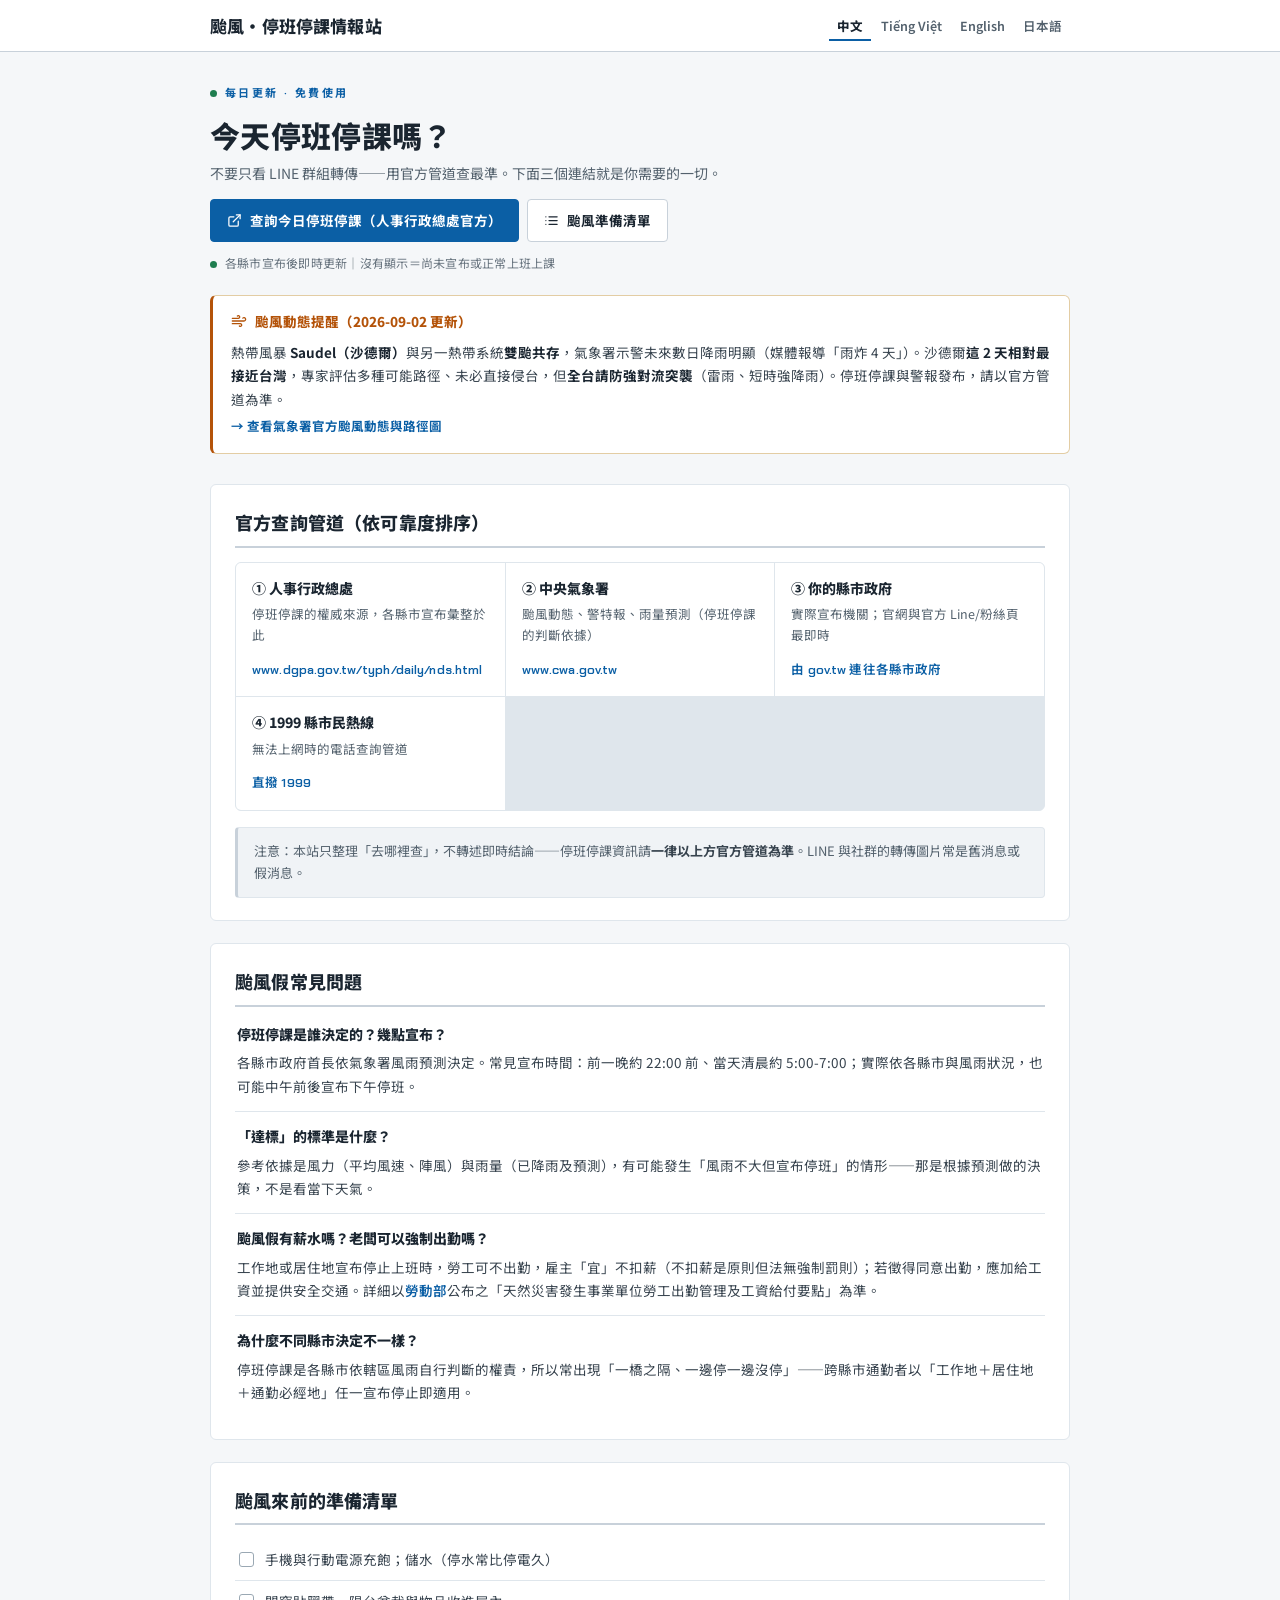
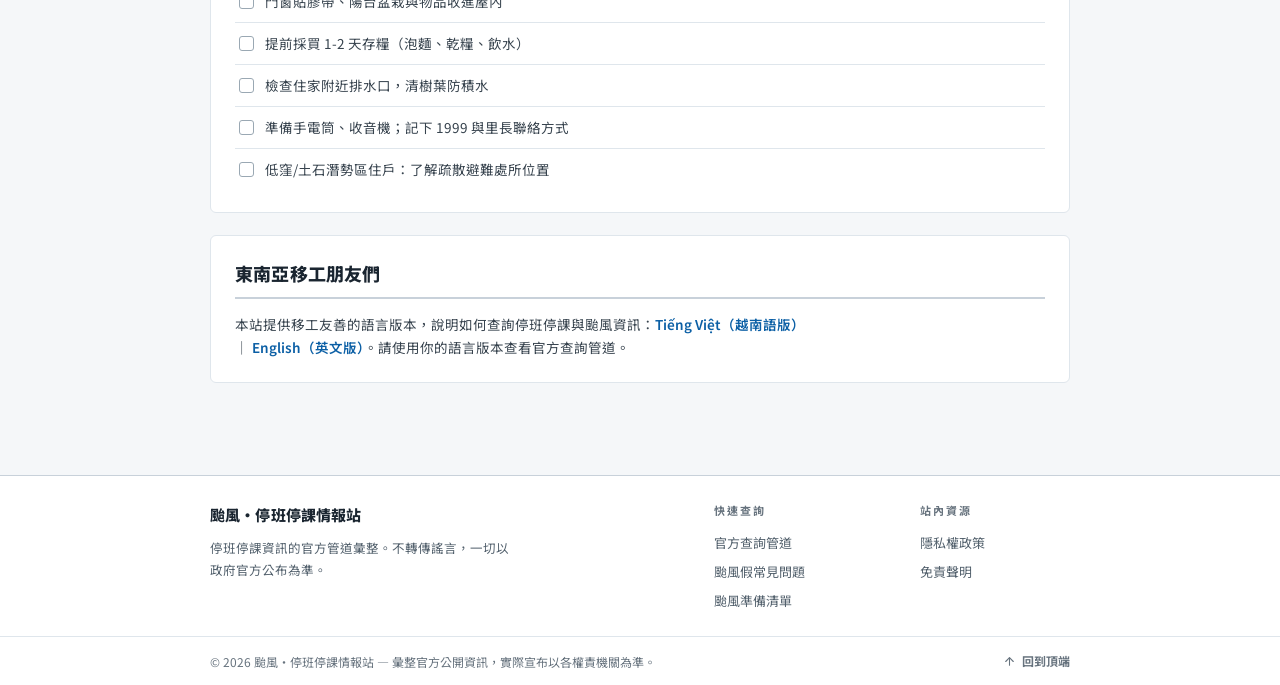
<file: index.html>
<!DOCTYPE html>
<html lang="zh-Hant">
<head>
<meta charset="UTF-8">
<meta name="viewport" content="width=device-width, initial-scale=1.0">
<title>今天停班停課嗎？颱風假查詢管道總整理【2026 颱風季】— 颱風・停班停課情報站</title>
<meta name="description" content="颱風假去哪查最準？人事行政總處官方停班停課頁、氣象署颱風動態、各縣市管道一次整理，附颱風假 QA（誰決定、幾點宣布、勞工出勤權益）與防災清單。資訊一律以官方為準。">
<meta name="keywords" content="停班停課, 颱風假, 今天停班停課嗎, 颱風 動態, 停班停課 查詢, 颱風假 勞工權益, 颱風 防災">
<meta name="robots" content="index, follow">
<meta name="google-site-verification" content="uClyHOqctJ-RXdAOLDhKgkXRgO4AR02X2c3ocd_wlfQ">
<link rel="canonical" href="https://yam4111887-gif.github.io/typhoon-info/">
<link rel="alternate" hreflang="zh-Hant" href="https://yam4111887-gif.github.io/typhoon-info/">
<link rel="alternate" hreflang="vi" href="https://yam4111887-gif.github.io/typhoon-info/vi/">
<link rel="alternate" hreflang="en" href="https://yam4111887-gif.github.io/typhoon-info/en/">
<link rel="alternate" hreflang="ja" href="https://yam4111887-gif.github.io/typhoon-info/ja/">
<meta property="og:type" content="website">
<meta property="og:site_name" content="颱風・停班停課情報站">
<meta property="og:title" content="今天停班停課嗎？官方查詢管道總整理">
<meta property="og:description" content="人事行政總處、氣象署、各縣市管道一次整理＋颱風假 QA。以官方公布為準。">
<link rel="stylesheet" href="style.css">
<meta name="theme-color" content="#f5f7f9">
<link rel="icon" href="favicon.svg" type="image/svg+xml">
<script type="application/ld+json">
{
  "@context": "https://schema.org",
  "@type": "FAQPage",
  "mainEntity": [
    { "@type": "Question", "name": "今天到底有沒有停班停課？去哪裡查最準？", "acceptedAnswer": { "@type": "Answer", "text": "最權威的來源是人事行政總處的天然災害停止上班及上課情形頁面，各地方政府宣布後會即時更新；電視與新聞 App 的跑馬燈常有延遲或誤傳，務必以官方頁面為準。" } },
    { "@type": "Question", "name": "颱風假是誰決定的？幾點會宣布？", "acceptedAnswer": { "@type": "Answer", "text": "停班停課由各縣市政府首長依據中央氣象署的風雨預測決定，通常在前一晚（約夜間 10 點前後）或當天清晨（約 5-7 點）宣布，實際時間依各縣市而定。" } },
    { "@type": "Question", "name": "颱風假有薪水嗎？勞工出勤的規定是什麼？", "acceptedAnswer": { "@type": "Answer", "text": "「天然災害停止上班」適用於勞工的原則是：工作地、居住地或上下班必經地宣布停止上班時，勞工可以不出勤，雇主宜不扣薪；若雇主徵得勞工同意出勤，應加給工資並提供交通工具或津貼。詳細規範以勞動部「天然災害發生事業單位勞工出勤管理及工資給付要點」為準。" } }
  ]
}
</script>
</head>
<body>
<a class="skip-link" href="#main-content">跳到主要內容</a>
<header class="site-header">
  <div class="nav-inner">
    <a class="logo" href="index.html"><span class="mark"><svg width="19" height="19" viewBox="0 0 24 24" fill="none" stroke="currentColor" stroke-width="1.9" stroke-linecap="round" stroke-linejoin="round" aria-hidden="true"><path d="M12 12a2.6 2.6 0 1 0 2.6 2.6A5.6 5.6 0 1 1 9 9a8.6 8.6 0 1 0 8.6 8.6"/></svg></span>颱風・停班停課情報站</a>
    <nav class="lang-switch">
      <a class="on" href="index.html">中文</a>
      <a href="vi/">Tiếng Việt</a>
      <a href="en/">English</a>
      <a href="ja/">日本語</a>
    </nav>
  </div>
</header>

<section id="hero">
  <p class="hero-eyebrow"><span class="dot"></span>每日更新 · 免費使用</p>
  <h1>今天停班停課嗎？</h1>
  <p class="hero-sub">不要只看 LINE 群組轉傳——用官方管道查最準。下面三個連結就是你需要的一切。</p>
  <div class="hero-cta">
  <a class="btn-cta primary" href="https://www.dgpa.gov.tw/typh/daily/nds.html" target="_blank" rel="noopener"><svg width="16" height="16" viewBox="0 0 24 24" fill="none" stroke="currentColor" stroke-width="2" stroke-linecap="round" stroke-linejoin="round" aria-hidden="true"><path d="M15 3h6v6"/><path d="M10 14 21 3"/><path d="M18 13v6a2 2 0 0 1-2 2H5a2 2 0 0 1-2-2V8a2 2 0 0 1 2-2h6"/></svg> 查詢今日停班停課（人事行政總處官方）</a>
  <a class="btn-cta ghost" href="#prep"><svg width="16" height="16" viewBox="0 0 24 24" fill="none" stroke="currentColor" stroke-width="2" stroke-linecap="round" stroke-linejoin="round" aria-hidden="true"><path d="M8 6h13M8 12h13M8 18h13"/><path d="M3 6h.01M3 12h.01M3 18h.01"/></svg> 颱風準備清單</a>
</div>
<span class="btn-note">各縣市宣布後即時更新｜沒有顯示＝尚未宣布或正常上班上課</span>
  <div class="alert-card">
  <span class="ac-head"><svg width="17" height="17" viewBox="0 0 24 24" fill="none" stroke="currentColor" stroke-width="2" stroke-linecap="round" stroke-linejoin="round" aria-hidden="true"><path d="M17.7 7.7a2.5 2.5 0 1 1 1.8 4.3H2"/><path d="M9.6 4.6A2 2 0 1 1 11 8H2"/><path d="M12.6 19.4A2 2 0 1 0 14 16H2"/></svg> 颱風動態提醒（2026-09-02 更新）</span>
  <p>熱帶風暴 <strong>Saudel（沙德爾）</strong>與另一熱帶系統<strong>雙颱共存</strong>，氣象署示警未來數日降雨明顯（媒體報導「雨炸 4 天」）。沙德爾<strong>這 2 天相對最接近台灣</strong>，專家評估多種可能路徑、未必直接侵台，但<strong>全台請防強對流突襲</strong>（雷雨、短時強降雨）。停班停課與警報發布，請以官方管道為準。</p>
    <a href="https://www.cwa.gov.tw/C/E/TY/TY.html" target="_blank" rel="noopener">→ 查看氣象署官方颱風動態與路徑圖</a>
  </div>
</section>

<main id="main-content">
  <section class="card" id="official">
    <h2><span class="h2i" aria-hidden="true"><svg width="19" height="19" viewBox="0 0 24 24" fill="none" stroke="currentColor" stroke-width="1.9" stroke-linecap="round" stroke-linejoin="round" aria-hidden="true"><path d="M4.9 19.1a10 10 0 0 1 0-14.2M7.8 16.2a6 6 0 0 1 0-8.4M16.2 7.8a6 6 0 0 1 0 8.4M19.1 4.9a10 10 0 0 1 0 14.2"/><circle cx="12" cy="12" r="2"/></svg></span>官方查詢管道（依可靠度排序）</h2>
    <div class="channel-grid">
      <div class="channel">
        <h3>① 人事行政總處</h3>
        <p>停班停課的權威來源，各縣市宣布彙整於此</p>
        <a href="https://www.dgpa.gov.tw/typh/daily/nds.html" target="_blank" rel="noopener">www.dgpa.gov.tw/typh/daily/nds.html</a>
      </div>
      <div class="channel">
        <h3>② 中央氣象署</h3>
        <p>颱風動態、警特報、雨量預測（停班停課的判斷依據）</p>
        <a href="https://www.cwa.gov.tw/C/E/index.html" target="_blank" rel="noopener">www.cwa.gov.tw</a>
      </div>
      <div class="channel">
        <h3>③ 你的縣市政府</h3>
        <p>實際宣布機關；官網與官方 Line/粉絲頁最即時</p>
        <a href="https://www.gov.tw" target="_blank" rel="noopener">由 gov.tw 連往各縣市政府</a>
      </div>
      <div class="channel">
        <h3>④ 1999 縣市民熱線</h3>
        <p>無法上網時的電話查詢管道</p>
        <a href="tel:1999">直撥 1999</a>
      </div>
    </div>
    <div class="notice">注意：本站只整理「去哪裡查」，不轉述即時結論——停班停課資訊請<strong>一律以上方官方管道為準</strong>。LINE 與社群的轉傳圖片常是舊消息或假消息。</div>
  </section>

  <section class="card" id="faq">
    <h2><span class="h2i" aria-hidden="true"><svg width="19" height="19" viewBox="0 0 24 24" fill="none" stroke="currentColor" stroke-width="1.9" stroke-linecap="round" stroke-linejoin="round" aria-hidden="true"><circle cx="12" cy="12" r="9"/><path d="M9.3 9a3 3 0 0 1 5.5 1c0 2-2.8 2.3-2.8 4M12 17.4h.01"/></svg></span>颱風假常見問題</h2>
    <div class="faq-item">
      <h3>停班停課是誰決定的？幾點宣布？</h3>
      <p>各縣市政府首長依氣象署風雨預測決定。常見宣布時間：前一晚約 22:00 前、當天清晨約 5:00-7:00；實際依各縣市與風雨狀況，也可能中午前後宣布下午停班。</p>
</div>
    <div class="faq-item">
      <h3>「達標」的標準是什麼？</h3>
      <p>參考依據是風力（平均風速、陣風）與雨量（已降雨及預測），有可能發生「風雨不大但宣布停班」的情形——那是根據預測做的決策，不是看當下天氣。</p>
    </div>
    <div class="faq-item">
      <h3>颱風假有薪水嗎？老闆可以強制出勤嗎？</h3>
      <p>工作地或居住地宣布停止上班時，勞工可不出勤，雇主「宜」不扣薪（不扣薪是原則但法無強制罰則）；若徵得同意出勤，應加給工資並提供安全交通。詳細以<a href="https://www.mol.gov.tw" target="_blank" rel="noopener">勞動部</a>公布之「天然災害發生事業單位勞工出勤管理及工資給付要點」為準。</p>
    </div>
    <div class="faq-item">
      <h3>為什麼不同縣市決定不一樣？</h3>
      <p>停班停課是各縣市依轄區風雨自行判斷的權責，所以常出現「一橋之隔、一邊停一邊沒停」——跨縣市通勤者以「工作地＋居住地＋通勤必經地」任一宣布停止即適用。</p>
    </div>
  </section>

  <section class="card" id="prep">
    <h2><span class="h2i" aria-hidden="true"><svg width="19" height="19" viewBox="0 0 24 24" fill="none" stroke="currentColor" stroke-width="1.9" stroke-linecap="round" stroke-linejoin="round" aria-hidden="true"><path d="M6 9V7a6 6 0 0 1 12 0v2"/><rect x="4" y="9" width="16" height="12" rx="3"/><path d="M9 13h6"/></svg></span>颱風來前的準備清單</h2>
    <ul class="check-list">
      <li>手機與行動電源充飽；儲水（停水常比停電久）</li>
      <li>門窗貼膠帶、陽台盆栽與物品收進屋內</li>
      <li>提前採買 1-2 天存糧（泡麵、乾糧、飲水）</li>
      <li>檢查住家附近排水口，清樹葉防積水</li>
      <li>準備手電筒、收音機；記下 1999 與里長聯絡方式</li>
      <li>低窪/土石潛勢區住戶：了解疏散避難處所位置</li>
    </ul>
  </section>

  <section class="card" id="migrant">
    <h2><span class="h2i" aria-hidden="true"><svg width="19" height="19" viewBox="0 0 24 24" fill="none" stroke="currentColor" stroke-width="1.9" stroke-linecap="round" stroke-linejoin="round" aria-hidden="true"><circle cx="9" cy="8" r="3.5"/><path d="M2.5 20c.5-3.5 3-5.5 6.5-5.5s6 2 6.5 5.5"/><path d="M16 4.8a3.5 3.5 0 0 1 0 6.4M17.5 14.8c2 .8 3.5 2.6 4 5.2"/></svg></span>東南亞移工朋友們</h2>
    <p>本站提供移工友善的語言版本，說明如何查詢停班停課與颱風資訊：<a href="vi/">Tiếng Việt（越南語版）</a> ｜ <a href="en/">English（英文版）</a>。請使用你的語言版本查看官方查詢管道。</p>
  </section>
</main>

<footer class="site-footer">
  <div class="footer-grid">
    <div class="f-brand">
      <div class="logo"><span class="mark"><svg width="19" height="19" viewBox="0 0 24 24" fill="none" stroke="currentColor" stroke-width="2" stroke-linecap="round" stroke-linejoin="round" aria-hidden="true"><path d="M12 12a2.6 2.6 0 1 0 2.6 2.6A5.6 5.6 0 1 1 9 9a8.6 8.6 0 1 0 8.6 8.6"/></svg></span> 颱風・停班停課情報站</div>
      <p class="f-tag">停班停課資訊的官方管道彙整。不轉傳謠言，一切以政府官方公布為準。</p>
    </div>
      <div class="f-col">
        <h4>快速查詢</h4>
        <a href="index.html#official">官方查詢管道</a>
        <a href="index.html#faq">颱風假常見問題</a>
        <a href="index.html#prep">颱風準備清單</a>
      </div>
      <div class="f-col">
        <h4>站內資源</h4>
        <a href="privacy.html">隱私權政策</a>
        <a href="disclaimer.html">免責聲明</a>
      </div>
  </div>
  <div class="footer-bottom">
    <div class="footer-bottom-inner">
      <span class="f-note">© 2026 颱風・停班停課情報站 — 彙整官方公開資訊，實際宣布以各權責機關為準。</span>
      <a class="to-top" href="#"><svg width="15" height="15" viewBox="0 0 24 24" fill="none" stroke="currentColor" stroke-width="2" stroke-linecap="round" stroke-linejoin="round" aria-hidden="true"><path d="m5 12 7-7 7 7"/><path d="M12 19V5"/></svg> 回到頂端</a>
    </div>
  </div>
</footer>
</body>
</html>
</file>
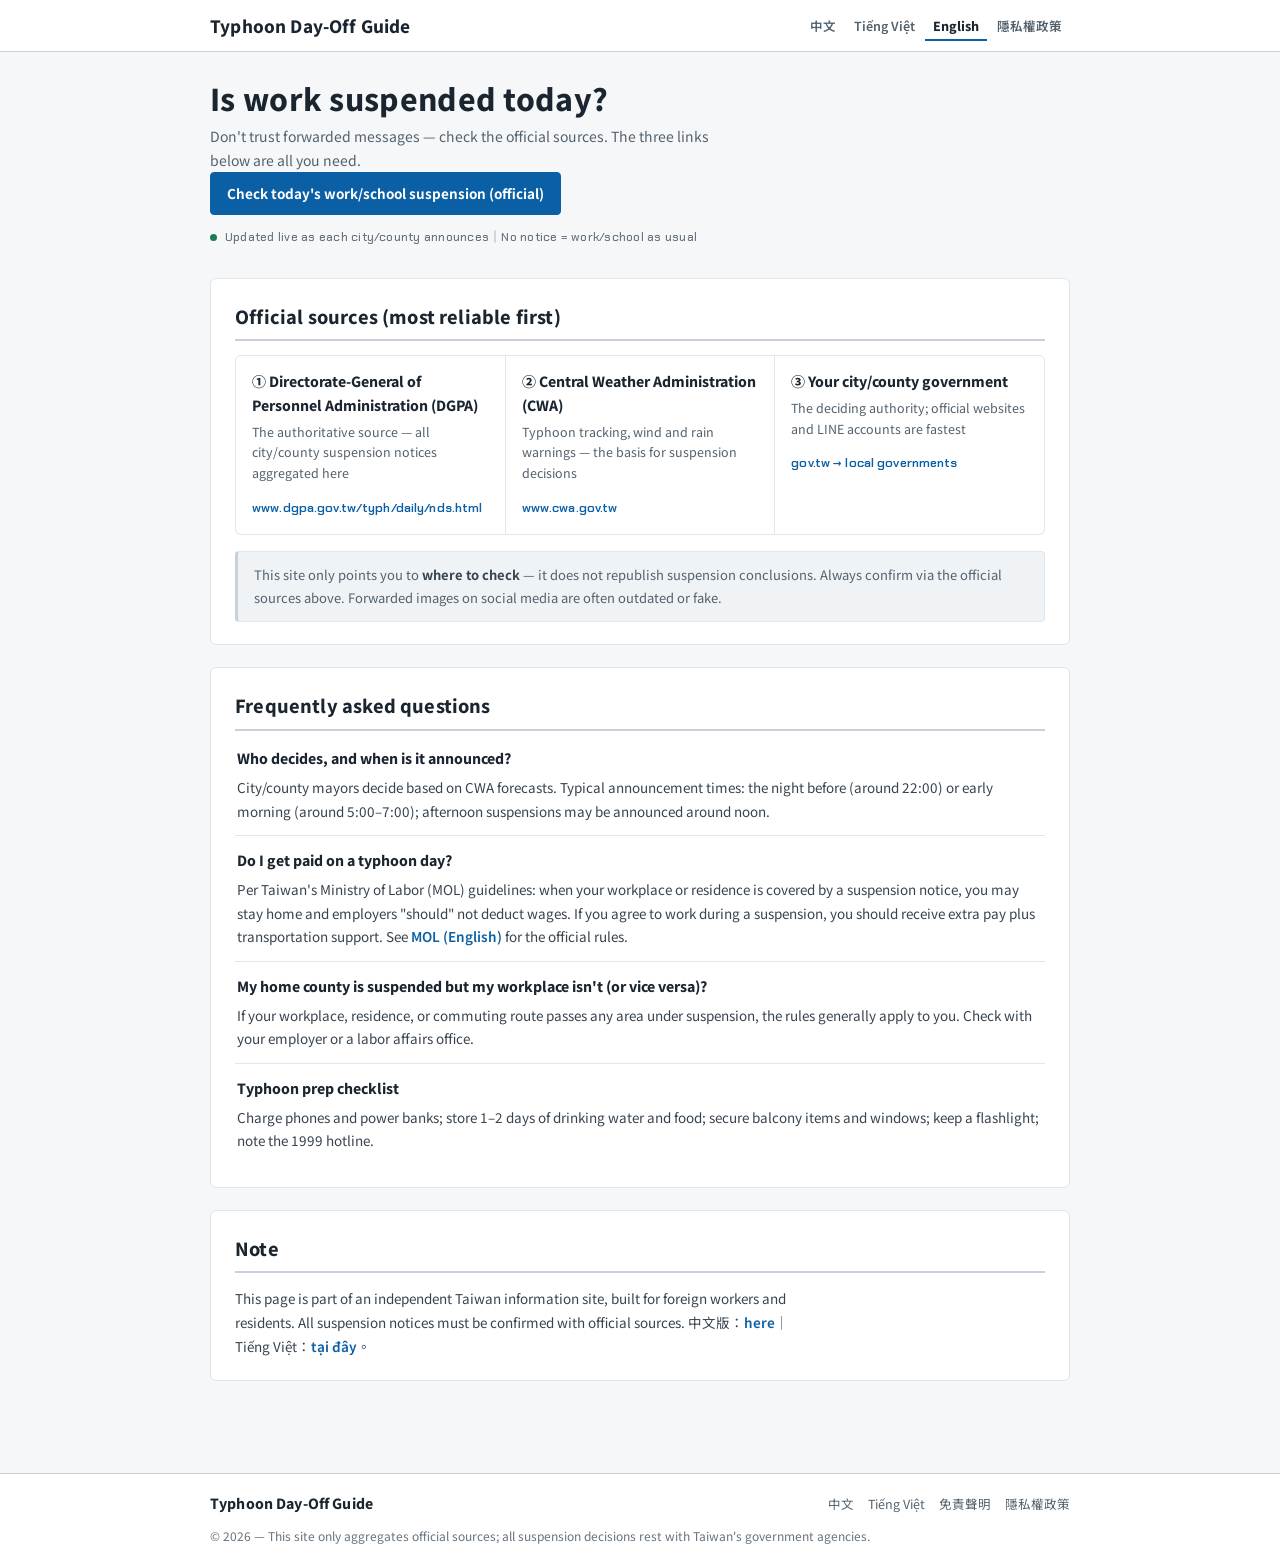
<file: en/index.html>
<!DOCTYPE html>
<html lang="en">
<head>
<meta charset="UTF-8">
<meta name="viewport" content="width=device-width, initial-scale=1.0">
<title>Is Work Suspended Today? Taiwan Typhoon Day-Off Guide (Official Sources)</title>
<meta name="description" content="Where to check Taiwan work/school suspensions during typhoons: the official DGPA page, Central Weather Administration, plus FAQ on who decides, announcement times, and worker rights. Always confirm with official sources.">
<meta name="keywords" content="Taiwan typhoon day off, work suspension Taiwan, typhoon假期, is work cancelled today Taiwan, typhoon worker rights Taiwan, migrant workers Taiwan typhoon">
<meta name="robots" content="index, follow">
<link rel="canonical" href="https://yam4111887-gif.github.io/typhoon-info/en/">
<link rel="alternate" hreflang="zh-Hant" href="https://yam4111887-gif.github.io/typhoon-info/">
<link rel="alternate" hreflang="vi" href="https://yam4111887-gif.github.io/typhoon-info/vi/">
<link rel="alternate" hreflang="en" href="https://yam4111887-gif.github.io/typhoon-info/en/">
<link rel="alternate" hreflang="ja" href="https://yam4111887-gif.github.io/typhoon-info/ja/">
<meta property="og:type" content="website">
<meta property="og:title" content="Taiwan Typhoon Work-Suspension Guide (English)">
<link rel="stylesheet" href="../style.css">
</head>
<body>
<header class="site-header">
  <div class="nav-inner">
    <a class="logo" href="index.html"><span class="mark"></span>Typhoon Day-Off Guide</a>
    <nav class="lang-switch">
      <a href="../">中文</a>
      <a href="../vi/">Tiếng Việt</a>
      <a class="on" href="index.html">English</a>
    <a href="../privacy.html">隱私權政策</a></nav>
  </div>
</header>

<section id="hero">
  <h1>Is work suspended today?</h1>
  <p class="hero-sub">Don't trust forwarded messages — check the official sources. The three links below are all you need.</p>
  <a class="btn-big" href="https://www.dgpa.gov.tw/typh/daily/nds.html" target="_blank" rel="noopener">Check today's work/school suspension (official)</a>
  <span class="btn-note">Updated live as each city/county announces｜No notice = work/school as usual</span>
</section>

<main>
  <section class="card">
    <h2>Official sources (most reliable first)</h2>
    <div class="channel-grid">
      <div class="channel">
        <h3>① Directorate-General of Personnel Administration (DGPA)</h3>
        <p>The authoritative source — all city/county suspension notices aggregated here</p>
        <a href="https://www.dgpa.gov.tw/typh/daily/nds.html" target="_blank" rel="noopener">www.dgpa.gov.tw/typh/daily/nds.html</a>
      </div>
      <div class="channel">
        <h3>② Central Weather Administration (CWA)</h3>
        <p>Typhoon tracking, wind and rain warnings — the basis for suspension decisions</p>
        <a href="https://www.cwa.gov.tw/C/E/index.html" target="_blank" rel="noopener">www.cwa.gov.tw</a>
      </div>
      <div class="channel">
        <h3>③ Your city/county government</h3>
        <p>The deciding authority; official websites and LINE accounts are fastest</p>
        <a href="https://www.gov.tw" target="_blank" rel="noopener">gov.tw → local governments</a>
      </div>
    </div>
    <div class="notice">This site only points you to <strong>where to check</strong> — it does not republish suspension conclusions. Always confirm via the official sources above. Forwarded images on social media are often outdated or fake.</div>
  </section>

  <section class="card">
    <h2>Frequently asked questions</h2>
    <div class="faq-item">
      <h3>Who decides, and when is it announced?</h3>
      <p>City/county mayors decide based on CWA forecasts. Typical announcement times: the night before (around 22:00) or early morning (around 5:00–7:00); afternoon suspensions may be announced around noon.</p>
    </div>
    <div class="faq-item">
      <h3>Do I get paid on a typhoon day?</h3>
      <p>Per Taiwan's Ministry of Labor (MOL) guidelines: when your workplace or residence is covered by a suspension notice, you may stay home and employers "should" not deduct wages. If you agree to work during a suspension, you should receive extra pay plus transportation support. See <a href="https://english.mol.gov.tw" target="_blank" rel="noopener">MOL (English)</a> for the official rules.</p>
    </div>
    <div class="faq-item">
      <h3>My home county is suspended but my workplace isn't (or vice versa)?</h3>
      <p>If your workplace, residence, or commuting route passes any area under suspension, the rules generally apply to you. Check with your employer or a labor affairs office.</p>
    </div>
    <div class="faq-item">
      <h3>Typhoon prep checklist</h3>
      <p>Charge phones and power banks; store 1–2 days of drinking water and food; secure balcony items and windows; keep a flashlight; note the 1999 hotline.</p>
    </div>
  </section>

  <section class="card">
    <h2>Note</h2>
    <p>This page is part of an independent Taiwan information site, built for foreign workers and residents. All suspension notices must be confirmed with official sources. 中文版：<a href="../">here</a>｜Tiếng Việt：<a href="../vi/">tại đây</a>。</p>
  </section>
</main>

<footer>
  <div class="footer-inner">
    <div class="logo"><span class="mark"></span>Typhoon Day-Off Guide</div>
    <nav class="footer-links">
      <a href="../">中文</a>
      <a href="../vi/">Tiếng Việt</a>
      <a href="../disclaimer.html">免責聲明</a>
    <a href="../privacy.html">隱私權政策</a></nav>
    <div class="footer-note">© 2026 — This site only aggregates official sources; all suspension decisions rest with Taiwan's government agencies.</div>
  </div>
</footer>
</body>
</html>
</file>
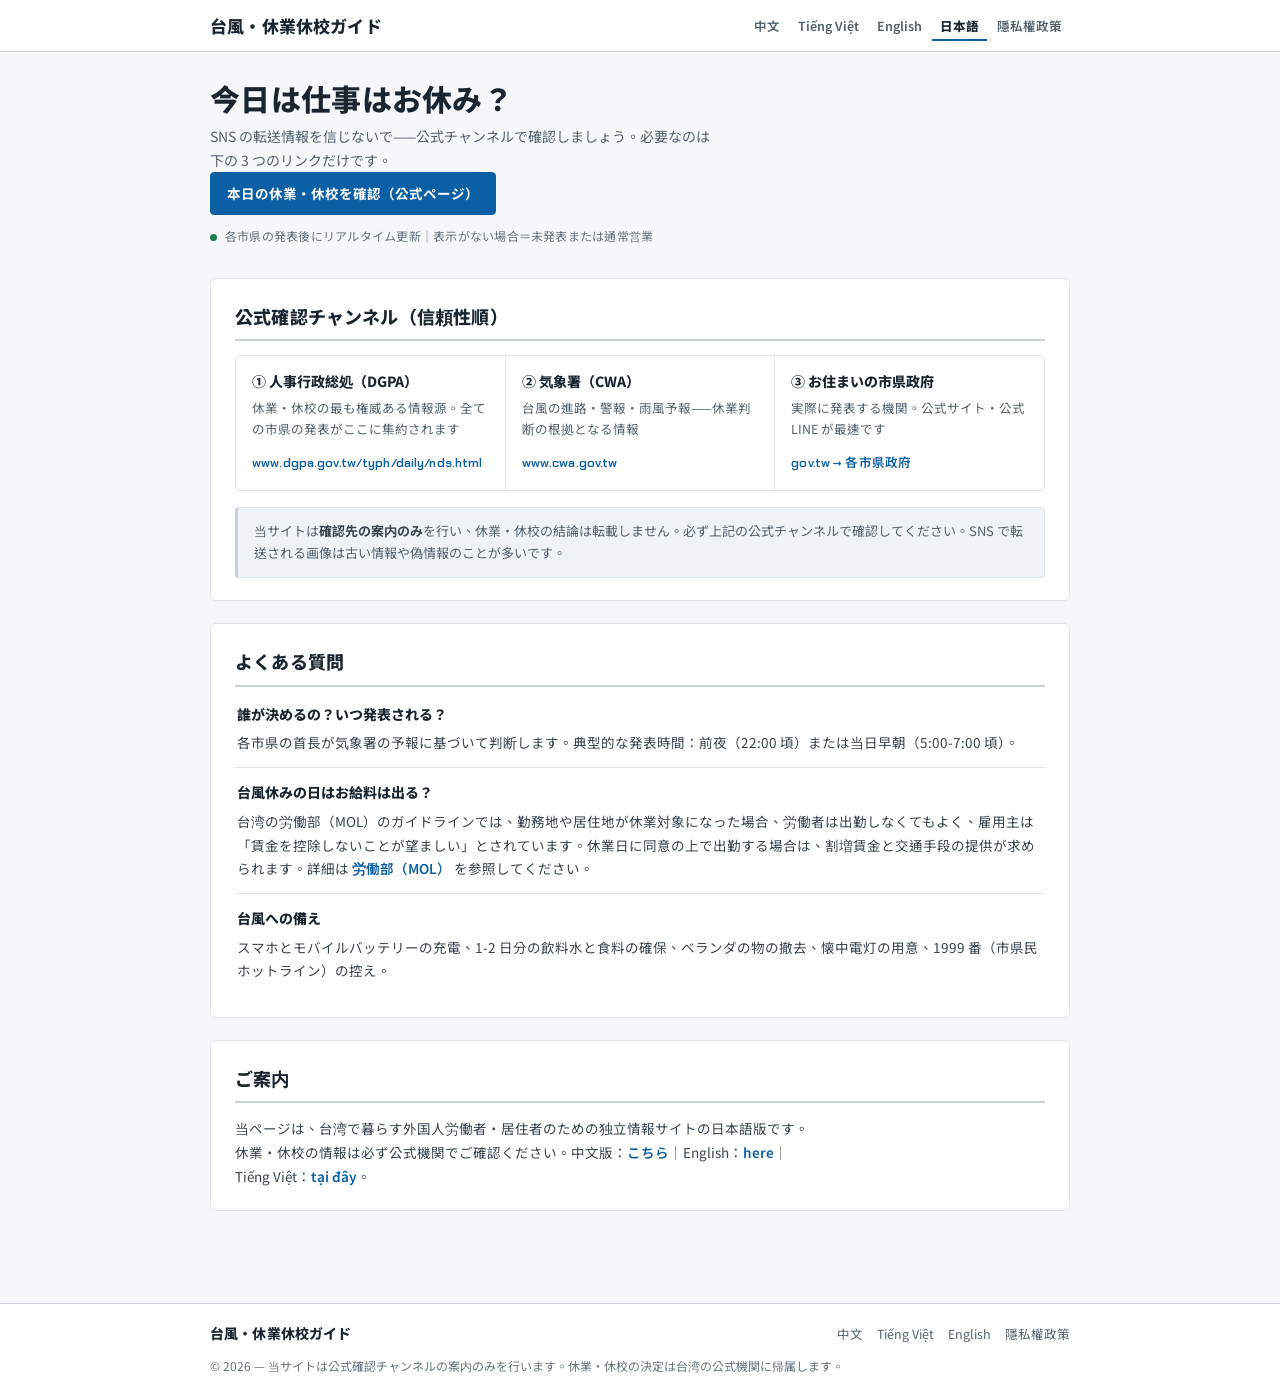
<file: ja/index.html>
<!DOCTYPE html>
<html lang="ja">
<head>
<meta charset="UTF-8">
<meta name="viewport" content="width=device-width, initial-scale=1.0">
<title>今日はお休み？台湾の台風・休業休校ガイド（公式情報源）— 台風情報站</title>
<meta name="description" content="台湾の台風による休業・休校（台風休み）の確認方法：人事行政総処（DGPA）の公式ページ、気象署（CWA）の台風情報、労働者の権利について日本語で説明します。">
<meta name="robots" content="index, follow">
<link rel="canonical" href="https://yam4111887-gif.github.io/typhoon-info/ja/">
<link rel="alternate" hreflang="zh-Hant" href="https://yam4111887-gif.github.io/typhoon-info/">
<link rel="alternate" hreflang="vi" href="https://yam4111887-gif.github.io/typhoon-info/vi/">
<link rel="alternate" hreflang="en" href="https://yam4111887-gif.github.io/typhoon-info/en/">
<link rel="alternate" hreflang="ja" href="https://yam4111887-gif.github.io/typhoon-info/ja/">
<meta property="og:type" content="website">
<meta property="og:title" content="台湾の台風・休業休校ガイド（日本語）">
<link rel="stylesheet" href="../style.css">
</head>
<body>
<header class="site-header">
  <div class="nav-inner">
    <a class="logo" href="index.html"><span class="mark"></span>台風・休業休校ガイド</a>
    <nav class="lang-switch">
      <a href="../">中文</a>
      <a href="../vi/">Tiếng Việt</a>
      <a href="../en/">English</a>
      <a class="on" href="index.html">日本語</a>
    <a href="../privacy.html">隱私權政策</a></nav>
  </div>
</header>

<section id="hero">
  <h1>今日は仕事はお休み？</h1>
  <p class="hero-sub">SNS の転送情報を信じないで——公式チャンネルで確認しましょう。必要なのは下の 3 つのリンクだけです。</p>
  <a class="btn-big" href="https://www.dgpa.gov.tw/typh/daily/nds.html" target="_blank" rel="noopener">本日の休業・休校を確認（公式ページ）</a>
  <span class="btn-note">各市県の発表後にリアルタイム更新｜表示がない場合＝未発表または通常営業</span>
</section>

<main>
  <section class="card">
    <h2>公式確認チャンネル（信頼性順）</h2>
    <div class="channel-grid">
      <div class="channel">
        <h3>① 人事行政総処（DGPA）</h3>
        <p>休業・休校の最も権威ある情報源。全ての市県の発表がここに集約されます</p>
        <a href="https://www.dgpa.gov.tw/typh/daily/nds.html" target="_blank" rel="noopener">www.dgpa.gov.tw/typh/daily/nds.html</a>
      </div>
      <div class="channel">
        <h3>② 気象署（CWA）</h3>
        <p>台風の進路・警報・雨風予報——休業判断の根拠となる情報</p>
        <a href="https://www.cwa.gov.tw/C/E/TY/TY.html" target="_blank" rel="noopener">www.cwa.gov.tw</a>
      </div>
      <div class="channel">
        <h3>③ お住まいの市県政府</h3>
        <p>実際に発表する機関。公式サイト・公式 LINE が最速です</p>
        <a href="https://www.gov.tw" target="_blank" rel="noopener">gov.tw → 各市県政府</a>
      </div>
    </div>
    <div class="notice">当サイトは<strong>確認先の案内のみ</strong>を行い、休業・休校の結論は転載しません。必ず上記の公式チャンネルで確認してください。SNS で転送される画像は古い情報や偽情報のことが多いです。</div>
  </section>

  <section class="card">
    <h2>よくある質問</h2>
    <div class="faq-item">
      <h3>誰が決めるの？いつ発表される？</h3>
      <p>各市県の首長が気象署の予報に基づいて判断します。典型的な発表時間：前夜（22:00 頃）または当日早朝（5:00-7:00 頃）。</p>
    </div>
    <div class="faq-item">
      <h3>台風休みの日はお給料は出る？</h3>
      <p>台湾の労働部（MOL）のガイドラインでは、勤務地や居住地が休業対象になった場合、労働者は出勤しなくてもよく、雇用主は「賃金を控除しないことが望ましい」とされています。休業日に同意の上で出勤する場合は、割増賃金と交通手段の提供が求められます。詳細は <a href="https://english.mol.gov.tw" target="_blank" rel="noopener">労働部（MOL）</a> を参照してください。</p>
    </div>
    <div class="faq-item">
      <h3>台風への備え</h3>
      <p>スマホとモバイルバッテリーの充電、1-2 日分の飲料水と食料の確保、ベランダの物の撤去、懐中電灯の用意、1999 番（市県民ホットライン）の控え。</p>
    </div>
  </section>

  <section class="card">
    <h2>ご案内</h2>
    <p>当ページは、台湾で暮らす外国人労働者・居住者のための独立情報サイトの日本語版です。休業・休校の情報は必ず公式機関でご確認ください。中文版：<a href="../">こちら</a>｜English：<a href="../en/">here</a>｜Tiếng Việt：<a href="../vi/">tại đây</a>。</p>
  </section>
</main>

<footer>
  <div class="footer-inner">
    <div class="logo"><span class="mark"></span>台風・休業休校ガイド</div>
    <nav class="footer-links">
      <a href="../">中文</a>
      <a href="../vi/">Tiếng Việt</a>
      <a href="../en/">English</a>
    <a href="../privacy.html">隱私權政策</a></nav>
    <div class="footer-note">© 2026 — 当サイトは公式確認チャンネルの案内のみを行います。休業・休校の決定は台湾の公式機関に帰属します。</div>
  </div>
</footer>
</body>
</html>
</file>
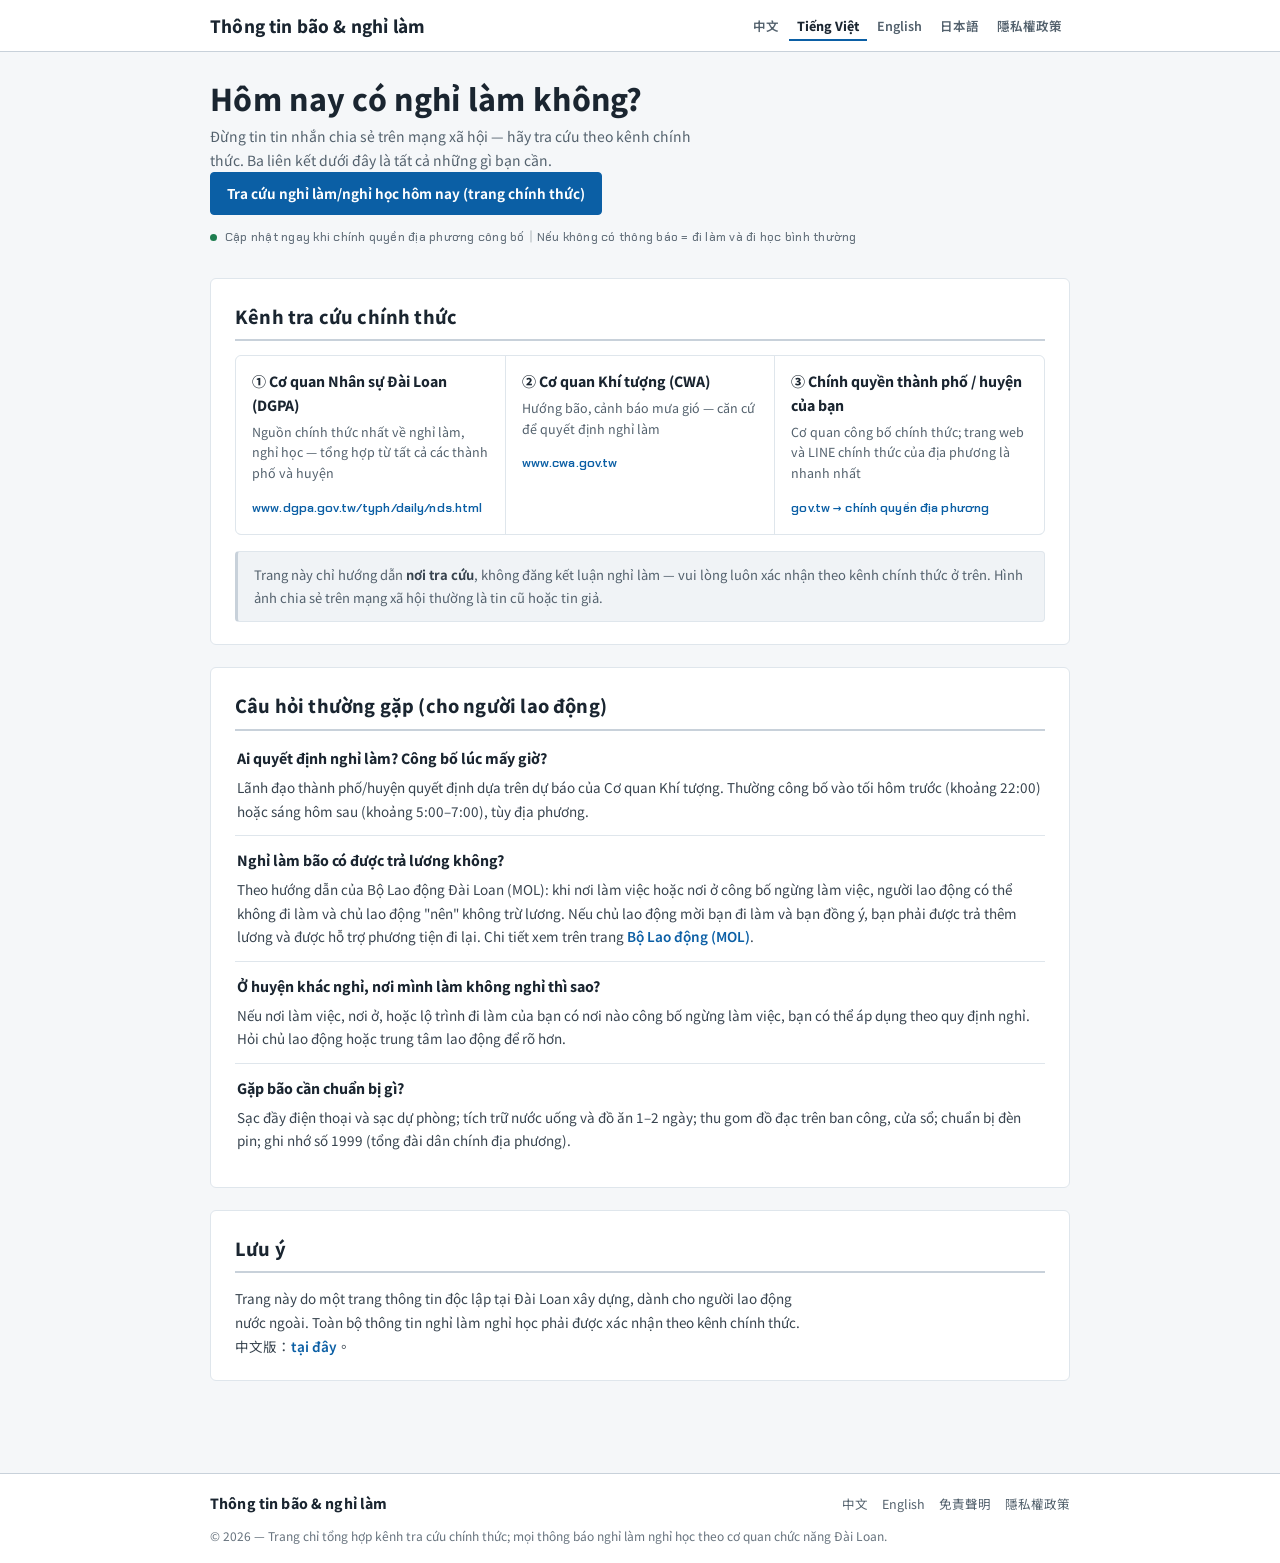
<file: vi/index.html>
<!DOCTYPE html>
<html lang="vi">
<head>
<meta charset="UTF-8">
<meta name="viewport" content="width=device-width, initial-scale=1.0">
<title>Hôm nay có nghỉ làm, nghỉ học không? Bão ở Đài Loan — thông tin chính thức — Thông tin bão & nghỉ làm</title>
<meta name="description" content="Tra cứu thông tin nghỉ làm nghỉ học khi có bão ở Đài Loan: trang chính thức của Cơ quan Nhân sự (DGPA), Cơ quan Khí tượng (CWA), hướng dẫn quyền lợi lao động khi bão. Luôn xác nhận theo thông tin chính thức.">
<meta name="keywords" content="bão Đài Loan, nghỉ làm bão, nghỉ học bão, thời tiết bão, tra cứu nghỉ làm, công nhân Việt Nam Đài Loan">
<meta name="robots" content="index, follow">
<link rel="canonical" href="https://yam4111887-gif.github.io/typhoon-info/vi/">
<link rel="alternate" hreflang="zh-Hant" href="https://yam4111887-gif.github.io/typhoon-info/">
<link rel="alternate" hreflang="vi" href="https://yam4111887-gif.github.io/typhoon-info/vi/">
<link rel="alternate" hreflang="en" href="https://yam4111887-gif.github.io/typhoon-info/en/">
<link rel="alternate" hreflang="ja" href="https://yam4111887-gif.github.io/typhoon-info/ja/">
<meta property="og:type" content="website">
<meta property="og:title" content="Bão & nghỉ làm nghỉ học ở Đài Loan (Tiếng Việt)">
<link rel="stylesheet" href="../style.css">
</head>
<body>
<header class="site-header">
  <div class="nav-inner">
    <a class="logo" href="index.html"><span class="mark"></span>Thông tin bão &amp; nghỉ làm</a>
    <nav class="lang-switch">
      <a href="../">中文</a>
      <a class="on" href="index.html">Tiếng Việt</a>
      <a href="../en/">English</a>
      <a href="../ja/">日本語</a>
    <a href="../privacy.html">隱私權政策</a></nav>
  </div>
</header>

<section id="hero">
  <h1>Hôm nay có nghỉ làm không?</h1>
  <p class="hero-sub">Đừng tin tin nhắn chia sẻ trên mạng xã hội — hãy tra cứu theo kênh chính thức. Ba liên kết dưới đây là tất cả những gì bạn cần.</p>
  <a class="btn-big" href="https://www.dgpa.gov.tw/typh/daily/nds.html" target="_blank" rel="noopener">Tra cứu nghỉ làm/nghỉ học hôm nay (trang chính thức)</a>
  <span class="btn-note">Cập nhật ngay khi chính quyền địa phương công bố｜Nếu không có thông báo = đi làm và đi học bình thường</span>
</section>

<main>
  <section class="card">
    <h2>Kênh tra cứu chính thức</h2>
    <div class="channel-grid">
      <div class="channel">
        <h3>① Cơ quan Nhân sự Đài Loan (DGPA)</h3>
        <p>Nguồn chính thức nhất về nghỉ làm, nghỉ học — tổng hợp từ tất cả các thành phố và huyện</p>
        <a href="https://www.dgpa.gov.tw/typh/daily/nds.html" target="_blank" rel="noopener">www.dgpa.gov.tw/typh/daily/nds.html</a>
      </div>
      <div class="channel">
        <h3>② Cơ quan Khí tượng (CWA)</h3>
        <p>Hướng bão, cảnh báo mưa gió — căn cứ để quyết định nghỉ làm</p>
        <a href="https://www.cwa.gov.tw/C/E/index.html" target="_blank" rel="noopener">www.cwa.gov.tw</a>
      </div>
      <div class="channel">
        <h3>③ Chính quyền thành phố / huyện của bạn</h3>
        <p>Cơ quan công bố chính thức; trang web và LINE chính thức của địa phương là nhanh nhất</p>
        <a href="https://www.gov.tw" target="_blank" rel="noopener">gov.tw → chính quyền địa phương</a>
      </div>
    </div>
    <div class="notice">Trang này chỉ hướng dẫn <strong>nơi tra cứu</strong>, không đăng kết luận nghỉ làm — vui lòng luôn xác nhận theo kênh chính thức ở trên. Hình ảnh chia sẻ trên mạng xã hội thường là tin cũ hoặc tin giả.</div>
  </section>

  <section class="card">
    <h2>Câu hỏi thường gặp (cho người lao động)</h2>
    <div class="faq-item">
      <h3>Ai quyết định nghỉ làm? Công bố lúc mấy giờ?</h3>
      <p>Lãnh đạo thành phố/huyện quyết định dựa trên dự báo của Cơ quan Khí tượng. Thường công bố vào tối hôm trước (khoảng 22:00) hoặc sáng hôm sau (khoảng 5:00–7:00), tùy địa phương.</p>
    </div>
    <div class="faq-item">
      <h3>Nghỉ làm bão có được trả lương không?</h3>
      <p>Theo hướng dẫn của Bộ Lao động Đài Loan (MOL): khi nơi làm việc hoặc nơi ở công bố ngừng làm việc, người lao động có thể không đi làm và chủ lao động "nên" không trừ lương. Nếu chủ lao động mời bạn đi làm và bạn đồng ý, bạn phải được trả thêm lương và được hỗ trợ phương tiện đi lại. Chi tiết xem trên trang <a href="https://www.mol.gov.tw" target="_blank" rel="noopener">Bộ Lao động (MOL)</a>.</p>
    </div>
    <div class="faq-item">
      <h3>Ở huyện khác nghỉ, nơi mình làm không nghỉ thì sao?</h3>
      <p>Nếu nơi làm việc, nơi ở, hoặc lộ trình đi làm của bạn có nơi nào công bố ngừng làm việc, bạn có thể áp dụng theo quy định nghỉ. Hỏi chủ lao động hoặc trung tâm lao động để rõ hơn.</p>
    </div>
    <div class="faq-item">
      <h3>Gặp bão cần chuẩn bị gì?</h3>
      <p>Sạc đầy điện thoại và sạc dự phòng; tích trữ nước uống và đồ ăn 1–2 ngày; thu gom đồ đạc trên ban công, cửa sổ; chuẩn bị đèn pin; ghi nhớ số 1999 (tổng đài dân chính địa phương).</p>
    </div>
  </section>

  <section class="card">
    <h2>Lưu ý</h2>
    <p>Trang này do một trang thông tin độc lập tại Đài Loan xây dựng, dành cho người lao động nước ngoài. Toàn bộ thông tin nghỉ làm nghỉ học phải được xác nhận theo kênh chính thức. 中文版：<a href="../">tại đây</a>。</p>
  </section>
</main>

<footer>
  <div class="footer-inner">
    <div class="logo"><span class="mark"></span>Thông tin bão &amp; nghỉ làm</div>
    <nav class="footer-links">
      <a href="../">中文</a>
      <a href="../en/">English</a>
      <a href="../disclaimer.html">免責聲明</a>
    <a href="../privacy.html">隱私權政策</a></nav>
    <div class="footer-note">© 2026 — Trang chỉ tổng hợp kênh tra cứu chính thức; mọi thông báo nghỉ làm nghỉ học theo cơ quan chức năng Đài Loan.</div>
  </div>
</footer>
</body>
</html>
</file>
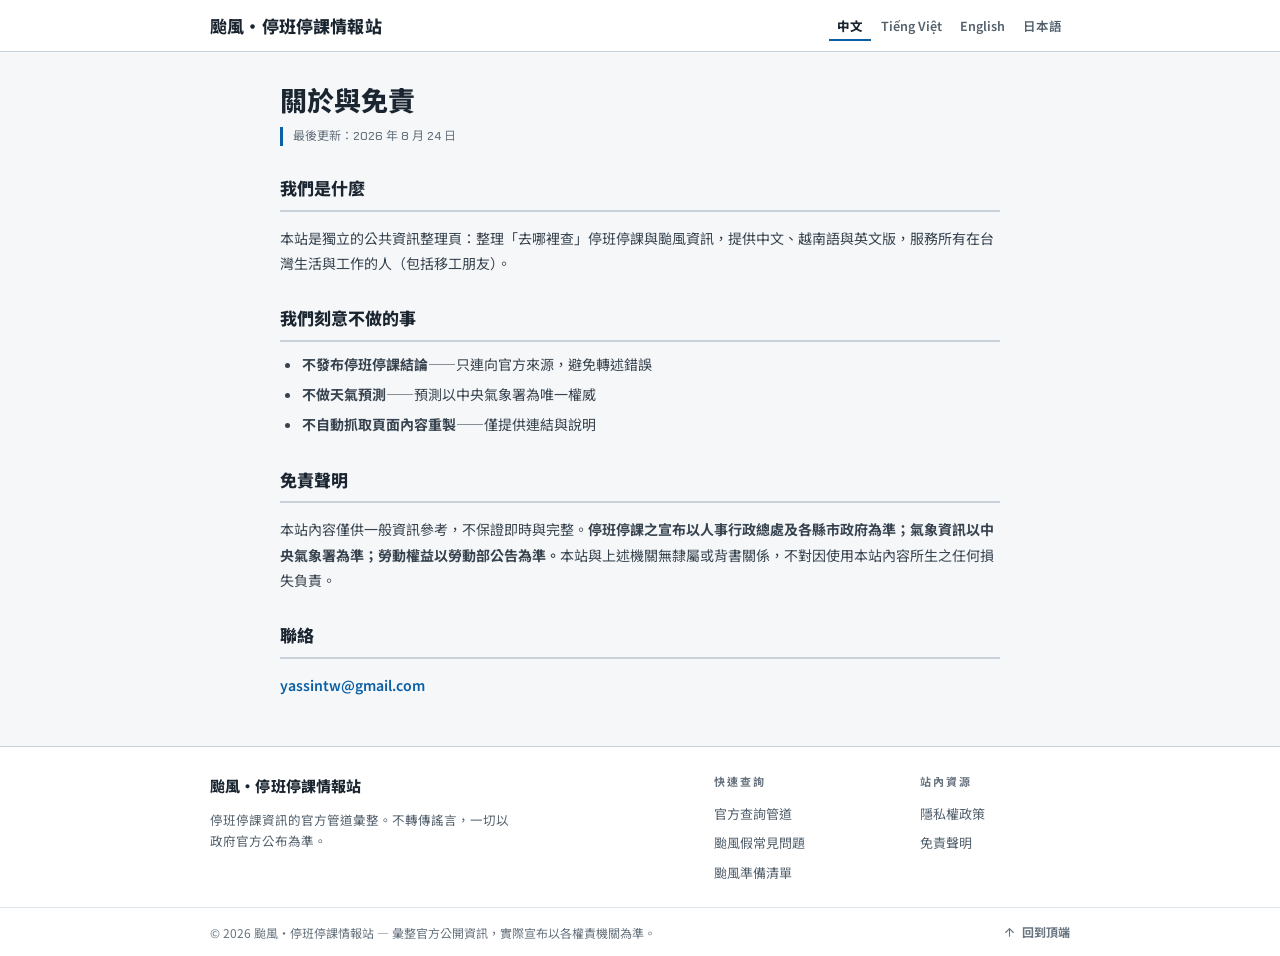
<file: disclaimer.html>
<!DOCTYPE html>
<html lang="zh-Hant">
<head>
<meta charset="UTF-8">
<meta name="viewport" content="width=device-width, initial-scale=1.0">
<title>關於與免責 — 颱風・停班停課情報站</title>
<meta name="robots" content="noindex, follow">
<link rel="stylesheet" href="style.css">
<meta name="theme-color" content="#f5f7f9">
<link rel="icon" href="favicon.svg" type="image/svg+xml">
</head>
<body>
<a class="skip-link" href="#main-content">跳到主要內容</a>
<header class="site-header">
  <div class="nav-inner">
    <a class="logo" href="index.html"><span class="mark"><svg width="19" height="19" viewBox="0 0 24 24" fill="none" stroke="currentColor" stroke-width="1.9" stroke-linecap="round" stroke-linejoin="round" aria-hidden="true"><path d="M12 12a2.6 2.6 0 1 0 2.6 2.6A5.6 5.6 0 1 1 9 9a8.6 8.6 0 1 0 8.6 8.6"/></svg></span>颱風・停班停課情報站</a>
    <nav class="lang-switch">
      <a class="on" href="index.html">中文</a>
      <a href="vi/">Tiếng Việt</a>
      <a href="en/">English</a>
      <a href="ja/">日本語</a>
    </nav>
  </div>
</header>

<div class="page" id="main-content">
  <h1>關於與免責</h1>
  <div class="page-date">最後更新：2026 年 8 月 24 日</div>

  <h2>我們是什麼</h2>
  <p>本站是獨立的公共資訊整理頁：整理「去哪裡查」停班停課與颱風資訊，提供中文、越南語與英文版，服務所有在台灣生活與工作的人（包括移工朋友）。</p>

  <h2>我們刻意不做的事</h2>
  <ul>
    <li><strong>不發布停班停課結論</strong>——只連向官方來源，避免轉述錯誤</li>
    <li><strong>不做天氣預測</strong>——預測以中央氣象署為唯一權威</li>
    <li><strong>不自動抓取頁面內容重製</strong>——僅提供連結與說明</li>
  </ul>

  <h2>免責聲明</h2>
  <p>本站內容僅供一般資訊參考，不保證即時與完整。<strong>停班停課之宣布以人事行政總處及各縣市政府為準；氣象資訊以中央氣象署為準；勞動權益以勞動部公告為準。</strong>本站與上述機關無隸屬或背書關係，不對因使用本站內容所生之任何損失負責。</p>

  <h2>聯絡</h2>
  <p><a href="mailto:yassintw@gmail.com">yassintw@gmail.com</a></p>
</div>

<footer class="site-footer">
  <div class="footer-grid">
    <div class="f-brand">
      <div class="logo"><span class="mark"><svg width="19" height="19" viewBox="0 0 24 24" fill="none" stroke="currentColor" stroke-width="2" stroke-linecap="round" stroke-linejoin="round" aria-hidden="true"><path d="M12 12a2.6 2.6 0 1 0 2.6 2.6A5.6 5.6 0 1 1 9 9a8.6 8.6 0 1 0 8.6 8.6"/></svg></span> 颱風・停班停課情報站</div>
      <p class="f-tag">停班停課資訊的官方管道彙整。不轉傳謠言，一切以政府官方公布為準。</p>
    </div>
      <div class="f-col">
        <h4>快速查詢</h4>
        <a href="index.html#official">官方查詢管道</a>
        <a href="index.html#faq">颱風假常見問題</a>
        <a href="index.html#prep">颱風準備清單</a>
      </div>
      <div class="f-col">
        <h4>站內資源</h4>
        <a href="privacy.html">隱私權政策</a>
        <a href="disclaimer.html">免責聲明</a>
      </div>
  </div>
  <div class="footer-bottom">
    <div class="footer-bottom-inner">
      <span class="f-note">© 2026 颱風・停班停課情報站 — 彙整官方公開資訊，實際宣布以各權責機關為準。</span>
      <a class="to-top" href="#"><svg width="15" height="15" viewBox="0 0 24 24" fill="none" stroke="currentColor" stroke-width="2" stroke-linecap="round" stroke-linejoin="round" aria-hidden="true"><path d="m5 12 7-7 7 7"/><path d="M12 19V5"/></svg> 回到頂端</a>
    </div>
  </div>
</footer>
</body>
</html>
</file>
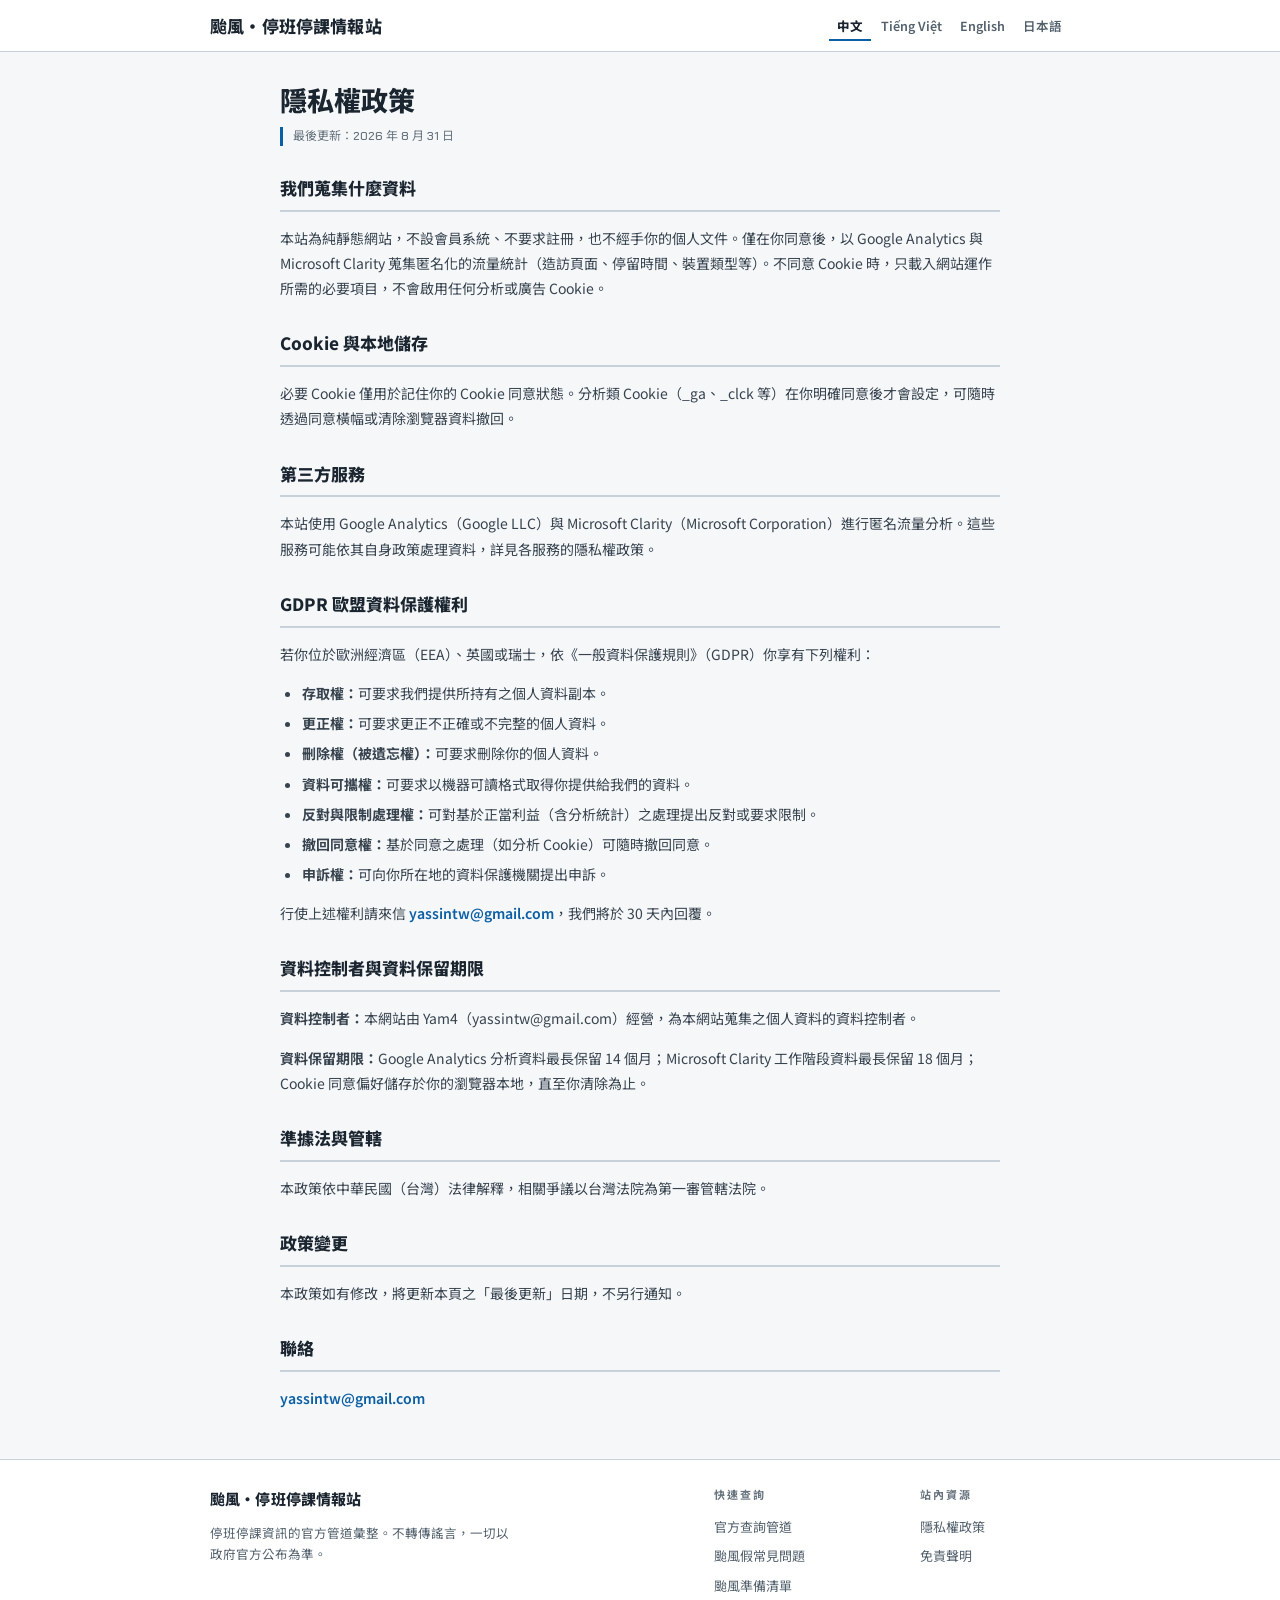
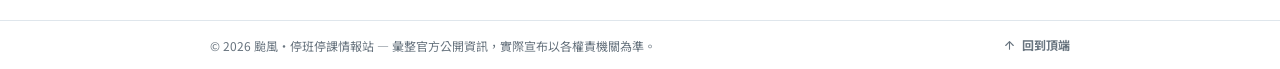
<file: privacy.html>
<!DOCTYPE html>
<html lang="zh-Hant">
<head>
<meta charset="UTF-8">
<meta name="viewport" content="width=device-width, initial-scale=1.0">
<title>隱私權政策 — 颱風・停班停課情報站</title>
<meta name="robots" content="noindex, follow">
<link rel="stylesheet" href="style.css">
<meta name="theme-color" content="#f5f7f9">
<link rel="icon" href="favicon.svg" type="image/svg+xml">
</head>
<body>
<a class="skip-link" href="#main-content">跳到主要內容</a>
<header class="site-header">
  <div class="nav-inner">
    <a class="logo" href="index.html"><span class="mark"><svg width="19" height="19" viewBox="0 0 24 24" fill="none" stroke="currentColor" stroke-width="1.9" stroke-linecap="round" stroke-linejoin="round" aria-hidden="true"><path d="M12 12a2.6 2.6 0 1 0 2.6 2.6A5.6 5.6 0 1 1 9 9a8.6 8.6 0 1 0 8.6 8.6"/></svg></span>颱風・停班停課情報站</a>
    <nav class="lang-switch">
      <a class="on" href="index.html">中文</a>
      <a href="vi/">Tiếng Việt</a>
      <a href="en/">English</a>
      <a href="ja/">日本語</a>
    </nav>
  </div>
</header>

<div class="page" id="main-content">
  <h1>隱私權政策</h1>
  <div class="page-date">最後更新：2026 年 8 月 31 日</div>

  <h2>我們蒐集什麼資料</h2>
  <p>本站為純靜態網站，不設會員系統、不要求註冊，也不經手你的個人文件。僅在你同意後，以 Google Analytics 與 Microsoft Clarity 蒐集匿名化的流量統計（造訪頁面、停留時間、裝置類型等）。不同意 Cookie 時，只載入網站運作所需的必要項目，不會啟用任何分析或廣告 Cookie。</p>

  <h2>Cookie 與本地儲存</h2>
  <p>必要 Cookie 僅用於記住你的 Cookie 同意狀態。分析類 Cookie（_ga、_clck 等）在你明確同意後才會設定，可隨時透過同意橫幅或清除瀏覽器資料撤回。</p>

  <h2>第三方服務</h2>
  <p>本站使用 Google Analytics（Google LLC）與 Microsoft Clarity（Microsoft Corporation）進行匿名流量分析。這些服務可能依其自身政策處理資料，詳見各服務的隱私權政策。</p>

  <h2>GDPR 歐盟資料保護權利</h2>
  <p>若你位於歐洲經濟區（EEA）、英國或瑞士，依《一般資料保護規則》（GDPR）你享有下列權利：</p>
  <ul>
    <li><strong>存取權：</strong>可要求我們提供所持有之個人資料副本。</li>
    <li><strong>更正權：</strong>可要求更正不正確或不完整的個人資料。</li>
    <li><strong>刪除權（被遺忘權）：</strong>可要求刪除你的個人資料。</li>
    <li><strong>資料可攜權：</strong>可要求以機器可讀格式取得你提供給我們的資料。</li>
    <li><strong>反對與限制處理權：</strong>可對基於正當利益（含分析統計）之處理提出反對或要求限制。</li>
    <li><strong>撤回同意權：</strong>基於同意之處理（如分析 Cookie）可隨時撤回同意。</li>
    <li><strong>申訴權：</strong>可向你所在地的資料保護機關提出申訴。</li>
  </ul>
  <p>行使上述權利請來信 <a href="mailto:yassintw@gmail.com">yassintw@gmail.com</a>，我們將於 30 天內回覆。</p>

  <h2>資料控制者與資料保留期限</h2>
  <p><strong>資料控制者：</strong>本網站由 Yam4（yassintw@gmail.com）經營，為本網站蒐集之個人資料的資料控制者。</p>
  <p><strong>資料保留期限：</strong>Google Analytics 分析資料最長保留 14 個月；Microsoft Clarity 工作階段資料最長保留 18 個月；Cookie 同意偏好儲存於你的瀏覽器本地，直至你清除為止。</p>

  <h2>準據法與管轄</h2>
  <p>本政策依中華民國（台灣）法律解釋，相關爭議以台灣法院為第一審管轄法院。</p>

  <h2>政策變更</h2>
  <p>本政策如有修改，將更新本頁之「最後更新」日期，不另行通知。</p>

  <h2>聯絡</h2>
  <p><a href="mailto:yassintw@gmail.com">yassintw@gmail.com</a></p>

</div>

<footer class="site-footer">
  <div class="footer-grid">
    <div class="f-brand">
      <div class="logo"><span class="mark"><svg width="19" height="19" viewBox="0 0 24 24" fill="none" stroke="currentColor" stroke-width="2" stroke-linecap="round" stroke-linejoin="round" aria-hidden="true"><path d="M12 12a2.6 2.6 0 1 0 2.6 2.6A5.6 5.6 0 1 1 9 9a8.6 8.6 0 1 0 8.6 8.6"/></svg></span> 颱風・停班停課情報站</div>
      <p class="f-tag">停班停課資訊的官方管道彙整。不轉傳謠言，一切以政府官方公布為準。</p>
    </div>
      <div class="f-col">
        <h4>快速查詢</h4>
        <a href="index.html#official">官方查詢管道</a>
        <a href="index.html#faq">颱風假常見問題</a>
        <a href="index.html#prep">颱風準備清單</a>
      </div>
      <div class="f-col">
        <h4>站內資源</h4>
        <a href="privacy.html">隱私權政策</a>
        <a href="disclaimer.html">免責聲明</a>
      </div>
  </div>
  <div class="footer-bottom">
    <div class="footer-bottom-inner">
      <span class="f-note">© 2026 颱風・停班停課情報站 — 彙整官方公開資訊，實際宣布以各權責機關為準。</span>
      <a class="to-top" href="#"><svg width="15" height="15" viewBox="0 0 24 24" fill="none" stroke="currentColor" stroke-width="2" stroke-linecap="round" stroke-linejoin="round" aria-hidden="true"><path d="m5 12 7-7 7 7"/><path d="M12 19V5"/></svg> 回到頂端</a>
    </div>
  </div>
</footer>
</body>
</html>
</file>
<file: style.css>
/* ==========================================================================
   颱風・停班停課情報站 — Design System v4「編輯台」light（2026-11-24）
   比照 game-radar v4：平面、髮絲線、單一強調色、高資訊密度。
   零漸層、零光暈、零玻璃、零裝飾 icon——淺色紙面＋墨色字。
   舊 class 名全數保留（index / privacy / disclaimer / vi / en / ja 共用此檔）。
   ========================================================================== */

@font-face {
  font-family: "Noto Sans TC Web";
  src: url("fonts/NotoSansTC-sub.woff2") format("woff2-variations");
  font-weight: 100 900;
  font-display: swap;
}
@font-face { font-family: "Chakra Petch Web"; src: url("fonts/ChakraPetch-Medium.woff2") format("woff2"); font-weight: 400 500; font-display: swap; }
@font-face { font-family: "Chakra Petch Web"; src: url("fonts/ChakraPetch-SemiBold.woff2") format("woff2"); font-weight: 600; font-display: swap; }
@font-face { font-family: "Chakra Petch Web"; src: url("fonts/ChakraPetch-Bold.woff2") format("woff2"); font-weight: 700; font-display: swap; }

:root {
  --bg: #f5f7f9;
  --surface: #ffffff;
  --surface-2: #f0f3f6;
  --surface-3: #e8edf1;
  --line: #c8d1da;
  --line-soft: #dfe6ec;
  --text: #1a2530;
  --text-2: #37434e;
  --muted: #53616d;
  --muted-dim: #67737e;
  --accent: #0b5fa5;
  --accent-ink: #ffffff;
  --link: #0b5fa5;
  --ok: #1e7d4f;
  --warn: #b45309;
  --warn-ink: #7a4a10;
  --danger: #b33636;
  --radius: 6px;
  --radius-sm: 4px;
  --font: "Noto Sans TC Web", -apple-system, BlinkMacSystemFont, "Segoe UI", "Noto Sans TC", "PingFang TC", "Microsoft JhengHei", sans-serif;
  --dfont: "Chakra Petch Web", "Noto Sans TC Web", -apple-system, "Segoe UI", "PingFang TC", "Microsoft JhengHei", sans-serif;
  color-scheme: light;
}

* { box-sizing: border-box; }
html { scroll-behavior: smooth; }
[id] { scroll-margin-top: 72px; }

body {
  margin: 0;
  font-family: var(--font);
  background: var(--bg);
  color: var(--text);
  font-size: 15px;
  line-height: 1.7;
  -webkit-font-smoothing: antialiased;
  text-rendering: optimizeLegibility;
}

::selection { background: rgba(11, 95, 165, .16); }
:focus-visible { outline: 2px solid var(--accent); outline-offset: 2px; border-radius: var(--radius-sm); }
::-webkit-scrollbar { width: 10px; height: 10px; }
::-webkit-scrollbar-track { background: var(--bg); }
::-webkit-scrollbar-thumb { background: #c2ccd5; border-radius: 5px; }
::-webkit-scrollbar-thumb:hover { background: #a9b6c1; }

a { color: inherit; text-decoration: none; }
p a, li a, .page a, .card > p a, .alert-card a, .notice a {
  color: var(--link);
  font-weight: 600;
}
p a:hover, li a:hover, .page a:hover, .card > p a:hover, .alert-card a:hover, .notice a:hover {
  text-decoration: underline;
  text-underline-offset: 3px;
}

.skip-link {
  position: fixed; top: -60px; left: 16px; z-index: 100;
  padding: 10px 18px; background: var(--accent); color: var(--accent-ink);
  font-weight: 700; font-size: .8125rem; border-radius: 0 0 var(--radius) var(--radius);
  transition: top .18s ease;
}
.skip-link:focus { top: 0; }

/* ==========================================================================
   報頭（masthead）＋語系切換
   ========================================================================== */

.site-header { border-bottom: 1px solid var(--line); background: var(--surface); position: sticky; top: 0; z-index: 50; }
.nav-inner {
  max-width: 900px; margin: 0 auto; padding: 11px 20px 10px;
  display: flex; align-items: center; gap: 14px; flex-wrap: wrap;
}
.logo {
  font-size: 17px; font-weight: 800; letter-spacing: .01em; color: var(--text);
  text-decoration: none !important; display: inline-flex; align-items: baseline; gap: 8px; white-space: nowrap;
}
.logo:hover { color: var(--text); }
.logo .mark { display: none; }
.lang-switch { margin-left: auto; display: flex; gap: 2px; flex-wrap: wrap; }
.lang-switch a {
  font-size: 12.5px; font-weight: 600; color: var(--muted);
  padding: 4px 8px 3px; border-bottom: 2px solid transparent; white-space: nowrap;
}
.lang-switch a:hover { color: var(--text); }
.lang-switch a.on { color: var(--text); font-weight: 800; border-bottom-color: var(--accent); }

/* ==========================================================================
   綱領句（lede，取代 hero）
   ========================================================================== */

#hero { max-width: 900px; margin: 0 auto; padding: 26px 20px 8px; text-align: left; }
#hero h1 { margin: 0 0 6px; font-size: clamp(22px, 4vw, 30px); font-weight: 800; line-height: 1.35; letter-spacing: .01em; }
.hero-sub { margin: 0; color: var(--muted); font-size: 14px; max-width: 64ch; }
.hero-eyebrow {
  display: inline-flex; align-items: center; gap: 8px;
  margin: 0 0 12px; font-family: var(--dfont); font-size: 11px; font-weight: 700;
  letter-spacing: .22em; color: var(--accent);
}
.hero-eyebrow .dot { width: 7px; height: 7px; border-radius: 50%; background: var(--ok); }

.hero-cta { margin-top: 14px; display: flex; gap: 8px; flex-wrap: wrap; }
.btn-cta, .btn-big {
  display: inline-flex; align-items: center; gap: 8px;
  font-size: 13.5px; font-weight: 700; padding: 9px 16px; border-radius: var(--radius-sm);
  border: 1px solid var(--line); color: var(--text); background: var(--surface);
  transition: border-color .15s ease, background .15s ease;
}
.btn-cta:hover, .btn-big:hover { border-color: #9fb0be; background: var(--surface-2); color: var(--text); }
.btn-cta.primary, .btn-big {
  background: var(--accent); color: var(--accent-ink); border-color: var(--accent);
}
.btn-cta.primary:hover, .btn-big:hover { background: #0d6cb8; border-color: #0d6cb8; color: var(--accent-ink); }
.btn-cta svg, .btn-big svg { width: 15px; height: 15px; flex: none; }

.btn-note {
  display: flex; align-items: center; gap: 8px;
  margin-top: 12px; font-family: var(--dfont); font-size: 12px;
  color: var(--muted-dim); letter-spacing: .02em;
}
.btn-note::before { content: ""; flex: none; width: 7px; height: 7px; border-radius: 50%; background: var(--ok); }

/* ==========================================================================
   警示卡（颱風動態提醒——單一琥珀警告色，平面）
   ========================================================================== */

.alert-card {
  margin: 20px 0 0; background: var(--surface);
  border: 1px solid #e3cda4; border-left: 3px solid var(--warn);
  border-radius: var(--radius); padding: 14px 18px 16px;
}
.alert-card .ac-head {
  display: flex; align-items: center; gap: 8px;
  color: var(--warn); font-weight: 800; font-size: 13.5px;
}
.alert-card .ac-head svg { width: 16px; height: 16px; flex: none; }
.alert-card p { margin: 8px 0 0; font-size: 13.5px; color: var(--text-2); line-height: 1.75; }
.alert-card strong { color: var(--text); }
.alert-card a { font-size: 12.5px; font-weight: 700; }

/* ==========================================================================
   內容卡（平面、髮絲線）
   ========================================================================== */

main { max-width: 900px; margin: 22px auto 0; padding: 0 20px 48px; }
.card {
  background: var(--surface); border: 1px solid var(--line-soft);
  border-radius: var(--radius); padding: 22px 24px; margin-top: 22px;
}
.card h2 {
  margin: 0 0 14px; font-size: 18px; font-weight: 800; letter-spacing: .01em; color: var(--text);
  display: flex; align-items: baseline; gap: 10px; flex-wrap: wrap;
  border-bottom: 2px solid var(--line); padding-bottom: 8px;
}
.h2i { display: none; }
.card > p { margin: 0; font-size: 13.5px; color: var(--text-2); max-width: 72ch; line-height: 1.75; }

/* 管道格：髮絲線棋盤格（取代圓角小卡） */
.channel-grid {
  display: grid; grid-template-columns: repeat(auto-fill, minmax(250px, 1fr));
  gap: 1px; background: var(--line-soft);
  border: 1px solid var(--line-soft); border-radius: var(--radius);
  overflow: hidden; margin-top: 4px;
}
.channel { background: var(--surface); padding: 14px 16px 15px; min-width: 0; }
.channel h3 { margin: 0 0 4px; font-size: 14px; font-weight: 800; color: var(--text); }
.channel p { margin: 0 0 9px; font-size: 12.5px; color: var(--muted); line-height: 1.65; }
.channel a {
  font-family: var(--dfont); font-size: 12.5px; font-weight: 600; color: var(--link);
  word-break: break-all; letter-spacing: .01em;
}
.channel a:hover { text-decoration: underline; text-underline-offset: 3px; }

/* 站務聲明（中性灰平面註記） */
.notice {
  background: var(--surface-2); border: 1px solid var(--line-soft); border-left: 3px solid var(--line);
  border-radius: var(--radius-sm); padding: 12px 16px; font-size: 13px;
  color: var(--muted); line-height: 1.75; margin-top: 16px;
}
.notice strong { color: var(--text-2); }
.notice a { font-weight: 700; }

/* ==========================================================================
   FAQ（髮絲線條列）
   ========================================================================== */

.faq-item { border-top: 1px solid var(--line-soft); padding: 13px 2px 12px; }
.faq-item:first-of-type { border-top: 0; padding-top: 2px; }
.faq-item h3 { margin: 0 0 5px; font-size: 14px; font-weight: 800; color: var(--text); }
.faq-item p { margin: 0; font-size: 13.5px; color: var(--text-2); line-height: 1.75; }

/* ==========================================================================
   準備清單（平面勾選框）
   ========================================================================== */

.check-list { list-style: none; margin: 6px 0 0; padding: 0; }
.check-list li {
  position: relative; padding: 9px 2px 9px 30px;
  border-top: 1px solid var(--line-soft); font-size: 13.5px; color: var(--text-2);
}
.check-list li:first-child { border-top: 0; }
.check-list li::before {
  content: ""; position: absolute; left: 4px; top: 13px;
  width: 13px; height: 13px; border: 1.5px solid #9aa8b3; border-radius: 3px; background: var(--surface);
}

/* ==========================================================================
   法務頁（privacy / disclaimer——編輯台文章式）
   ========================================================================== */

.page { max-width: 760px; margin: 30px auto 48px; padding: 0 20px; }
.page h1 { margin: 0 0 8px; font-size: clamp(22px, 3.6vw, 27px); font-weight: 800; line-height: 1.35; }
.page-date {
  font-family: var(--dfont); font-size: 12px; color: var(--muted-dim);
  padding-left: 10px; border-left: 3px solid var(--accent); margin-bottom: 22px; line-height: 1.6;
}
.page h2 {
  margin: 28px 0 10px; font-size: 17px; font-weight: 800;
  border-bottom: 2px solid var(--line); padding-bottom: 7px;
}
.page p, .page li { font-size: 14px; color: var(--text-2); line-height: 1.8; }
.page ul { padding-left: 22px; margin: 10px 0; }
.page li { margin: 5px 0; }

/* ==========================================================================
   頁腳（平面）
   ========================================================================== */

footer { border-top: 1px solid var(--line); background: var(--surface); margin-top: 44px; }

/* 多欄頁腳（zh / privacy / disclaimer） */
.footer-grid {
  max-width: 900px; margin: 0 auto; padding: 26px 20px 20px;
  display: flex; flex-wrap: wrap; gap: 18px 56px;
}
.f-brand { flex: 1 1 320px; }
.f-brand .logo { font-size: 15px; gap: 6px; }
.f-tag { margin: 10px 0 0; color: var(--muted); font-size: 12.5px; line-height: 1.7; max-width: 44ch; }
.f-col { flex: 0 1 auto; min-width: 150px; }
.f-col h4 {
  margin: 0 0 8px; font-family: var(--dfont); font-size: 11px; font-weight: 700;
  letter-spacing: .18em; color: var(--muted-dim);
}
.f-col a { display: block; padding: 3.5px 0; color: var(--muted); font-size: 13px; }
.f-col a:hover { color: var(--text); text-decoration: underline; text-underline-offset: 3px; }
.footer-bottom { border-top: 1px solid var(--line-soft); }
.footer-bottom-inner {
  max-width: 900px; margin: 0 auto; padding: 14px 20px;
  display: flex; flex-wrap: wrap; gap: 8px 18px; align-items: center;
  justify-content: space-between; color: var(--muted-dim); font-size: 12px;
}
.f-note { line-height: 1.6; }
.to-top { display: inline-flex; align-items: center; gap: 6px; color: var(--muted-dim); font-weight: 700; white-space: nowrap; }
.to-top svg { width: 13px; height: 13px; }
.to-top:hover { color: var(--accent); }

/* 單列頁腳（vi / en / ja） */
.footer-inner {
  max-width: 900px; margin: 0 auto; padding: 18px 20px;
  display: flex; flex-wrap: wrap; gap: 10px 18px; align-items: baseline;
  font-size: 12.5px; color: var(--muted-dim);
}
.footer-inner .logo { font-size: 14px; gap: 6px; }
.footer-links { display: flex; gap: 14px; flex-wrap: wrap; margin-left: auto; }
.footer-links a { color: var(--muted); }
.footer-links a:hover { color: var(--text); text-decoration: underline; text-underline-offset: 3px; }
.footer-note { flex-basis: 100%; font-size: 12px; line-height: 1.6; }

/* ==========================================================================
   響應式
   ========================================================================== */

@media (max-width: 720px) {
  body { font-size: 14.5px; }
  .nav-inner { padding: 10px 14px 9px; }
  .logo { font-size: 16px; }
  .lang-switch { gap: 0; }
  .lang-switch a { padding: 4px 6px 3px; font-size: 12px; }
  #hero { padding: 20px 14px 6px; }
  main { padding: 0 14px 40px; }
  .card { padding: 16px 15px; }
  .page { padding: 0 14px; }
  .btn-cta, .btn-big { width: 100%; justify-content: center; }
  .channel-grid { grid-template-columns: 1fr; }
  .footer-grid { padding: 20px 14px 16px; gap: 16px 32px; }
  .f-brand { flex-basis: 100%; }
  .footer-bottom-inner { padding: 12px 14px; justify-content: flex-start; }
  .footer-inner { padding: 16px 14px; }
  .footer-links { margin-left: 0; }
}

@media (prefers-reduced-motion: reduce) {
  html { scroll-behavior: auto; }
  *, *::before, *::after { animation: none !important; transition: none !important; }
}
</file>
